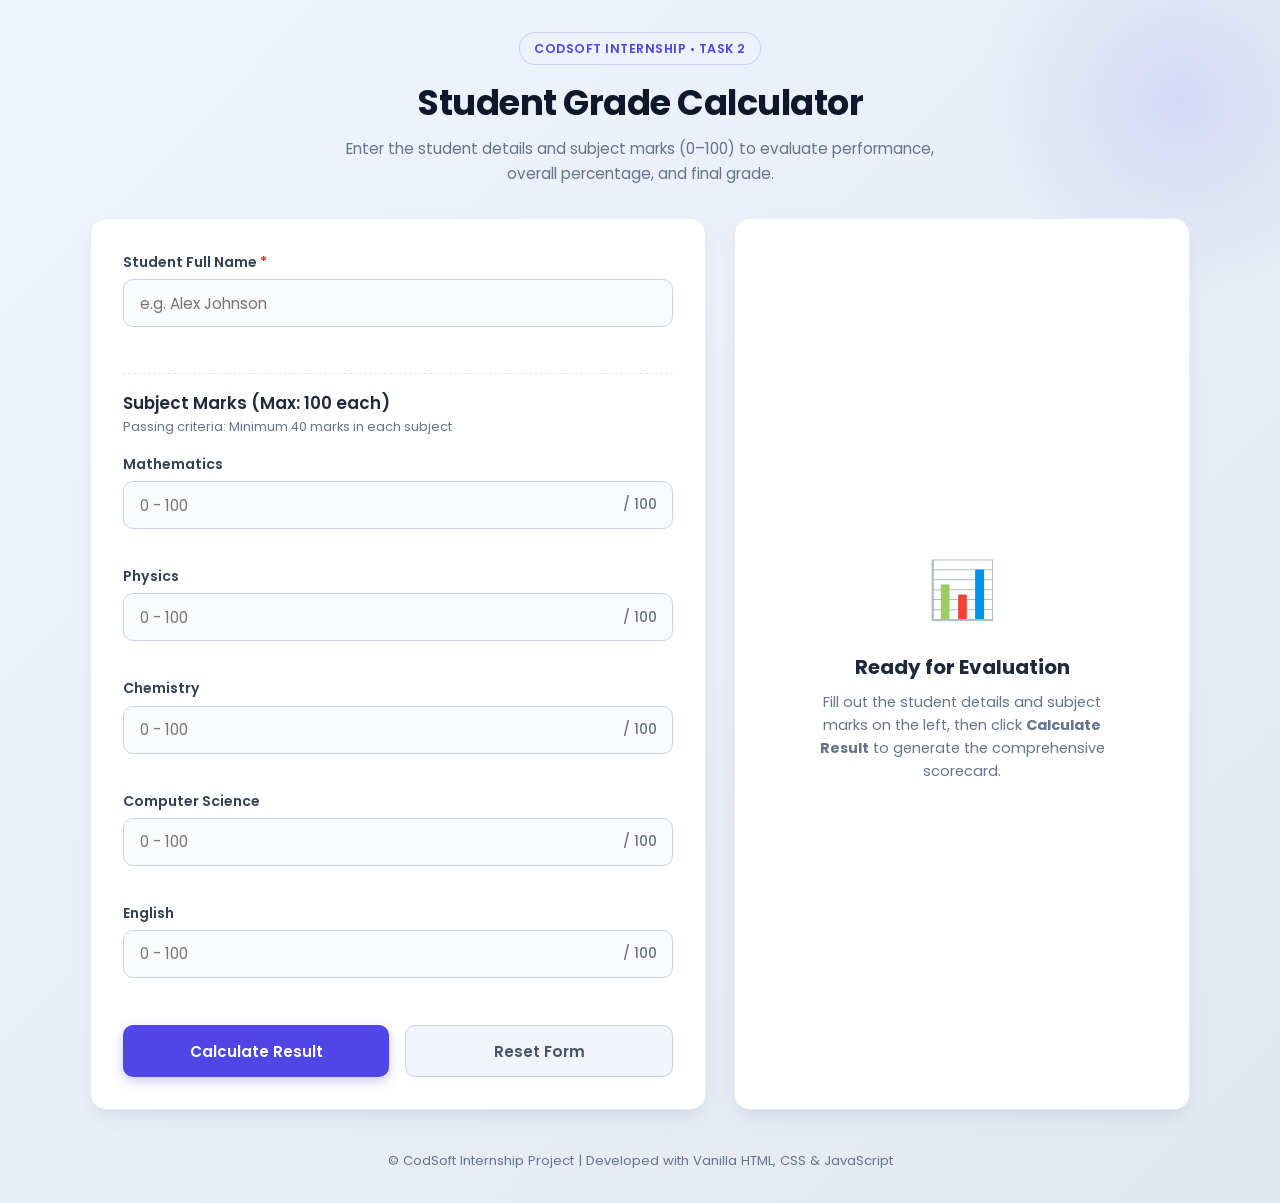
<file: CODSOFT_TASKSNO/Task1_StudentGradeCalculator/index.html>
<!DOCTYPE html>
<html lang="en">
<head>
  <meta charset="UTF-8">
  <meta name="viewport" content="width=device-width, initial-scale=1.0">
  <title>Student Grade Calculator | CodSoft Task 2</title>
  <link rel="stylesheet" href="style.css">
  <!-- Google Fonts for professional typography -->
  <link rel="preconnect" href="https://fonts.googleapis.com">
  <link rel="preconnect" href="https://fonts.gstatic.com" crossorigin>
  <link href="https://fonts.googleapis.com/css2?family=Poppins:wght@300;400;500;600;700&display=swap" rel="stylesheet">
</head>
<body>
  <div class="background-decor"></div>
  
  <main class="container">
    <!-- Header Section -->
    <header class="header">
      <div class="badge">CodSoft Internship • Task 2</div>
      <h1>Student Grade Calculator</h1>
      <p>Enter the student details and subject marks (0–100) to evaluate performance, overall percentage, and final grade.</p>
    </header>

    <div class="layout-grid">
      <!-- Calculator Form Section -->
      <section class="card form-card">
        <form id="gradeForm" novalidate>
          <div class="form-group">
            <label for="studentName">Student Full Name <span class="required">*</span></label>
            <input 
              type="text" 
              id="studentName" 
              placeholder="e.g. Alex Johnson" 
              autocomplete="off"
            >
            <span class="error-msg" id="nameError"></span>
          </div>

          <div class="subjects-header">
            <h3>Subject Marks (Max: 100 each)</h3>
            <span class="sub-hint">Passing criteria: Minimum 40 marks in each subject</span>
          </div>

          <!-- Subject 1: Mathematics -->
          <div class="form-group subject-group">
            <label for="maths">Mathematics</label>
            <div class="input-wrapper">
              <input 
                type="number" 
                id="maths" 
                min="0" 
                max="100" 
                placeholder="0 - 100"
              >
              <span class="unit">/ 100</span>
            </div>
            <span class="error-msg" id="mathsError"></span>
          </div>

          <!-- Subject 2: Physics -->
          <div class="form-group subject-group">
            <label for="physics">Physics</label>
            <div class="input-wrapper">
              <input 
                type="number" 
                id="physics" 
                min="0" 
                max="100" 
                placeholder="0 - 100"
              >
              <span class="unit">/ 100</span>
            </div>
            <span class="error-msg" id="physicsError"></span>
          </div>

          <!-- Subject 3: Chemistry -->
          <div class="form-group subject-group">
            <label for="chemistry">Chemistry</label>
            <div class="input-wrapper">
              <input 
                type="number" 
                id="chemistry" 
                min="0" 
                max="100" 
                placeholder="0 - 100"
              >
              <span class="unit">/ 100</span>
            </div>
            <span class="error-msg" id="chemistryError"></span>
          </div>

          <!-- Subject 4: Computer Science -->
          <div class="form-group subject-group">
            <label for="cs">Computer Science</label>
            <div class="input-wrapper">
              <input 
                type="number" 
                id="cs" 
                min="0" 
                max="100" 
                placeholder="0 - 100"
              >
              <span class="unit">/ 100</span>
            </div>
            <span class="error-msg" id="csError"></span>
          </div>

          <!-- Subject 5: English -->
          <div class="form-group subject-group">
            <label for="english">English</label>
            <div class="input-wrapper">
              <input 
                type="number" 
                id="english" 
                min="0" 
                max="100" 
                placeholder="0 - 100"
              >
              <span class="unit">/ 100</span>
            </div>
            <span class="error-msg" id="englishError"></span>
          </div>

          <!-- Form Buttons -->
          <div class="button-group">
            <button type="submit" class="btn btn-primary" id="calculateBtn">
              Calculate Result
            </button>
            <button type="button" class="btn btn-secondary" id="resetBtn">
              Reset Form
            </button>
          </div>
        </form>
      </section>

      <!-- Result Section -->
      <section class="card result-card" id="resultCard" aria-live="polite">
        <!-- Initial Placeholder State -->
        <div class="placeholder-state" id="placeholderState">
          <div class="placeholder-icon">📊</div>
          <h3>Ready for Evaluation</h3>
          <p>Fill out the student details and subject marks on the left, then click <strong>Calculate Result</strong> to generate the comprehensive scorecard.</p>
        </div>

        <!-- Calculated Report State (Hidden initially) -->
        <div class="report-content" id="reportContent" style="display: none;">
          <div class="report-header">
            <div class="student-meta">
              <span class="meta-label">Student Scorecard</span>
              <h2 id="resStudentName">Student Name</h2>
            </div>
            <div class="status-badge" id="resStatusBadge">PASS</div>
          </div>

          <div class="stats-grid">
            <div class="stat-box">
              <span class="stat-title">Total Marks</span>
              <span class="stat-value" id="resTotal">0 / 500</span>
            </div>
            <div class="stat-box">
              <span class="stat-title">Percentage</span>
              <span class="stat-value" id="resPercentage">0.00%</span>
            </div>
            <div class="stat-box">
              <span class="stat-title">Average Marks</span>
              <span class="stat-value" id="resAverage">0.00</span>
            </div>
            <div class="stat-box grade-box">
              <span class="stat-title">Assigned Grade</span>
              <span class="stat-value highlight" id="resGrade">A+</span>
            </div>
          </div>

          <!-- Progress Bar Representation -->
          <div class="progress-section">
            <div class="progress-label">
              <span>Overall Score Progress</span>
              <span id="progressBarLabel">0%</span>
            </div>
            <div class="progress-bar-bg">
              <div class="progress-bar-fill" id="progressBarFill"></div>
            </div>
          </div>

          <!-- Subject Marks Breakdown -->
          <div class="breakdown-section">
            <h4>Subject Performance Breakdown</h4>
            <div class="subject-chips" id="subjectChips">
              <!-- Rendered via JS -->
            </div>
          </div>

          <!-- Status Message / Remarks -->
          <div class="remarks-box" id="remarksBox">
            <p id="resRemarks">Remarks will appear here.</p>
          </div>
        </div>
      </section>
    </div>

    <!-- Footer -->
    <footer class="footer">
      <p>&copy; CodSoft Internship Project | Developed with Vanilla HTML, CSS & JavaScript</p>
    </footer>
  </main>

  <script src="script.js"></script>
</body>
</html>
</file>
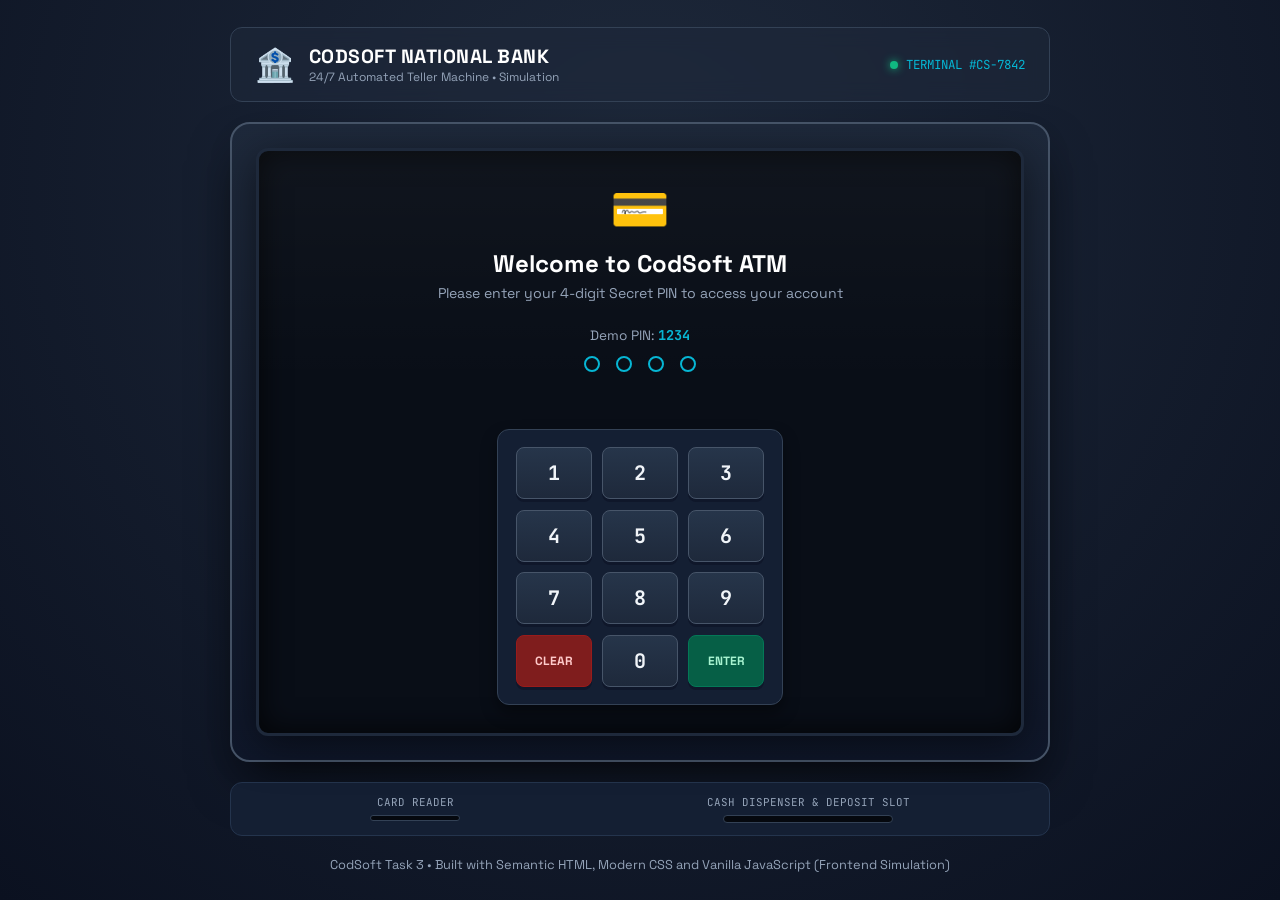
<file: CODSOFT_TASKSNO/Task2_ATMInterface/index.html>
<!DOCTYPE html>
<html lang="en">
<head>
  <meta charset="UTF-8">
  <meta name="viewport" content="width=device-width, initial-scale=1.0">
  <title>ATM Interface Simulator | CodSoft Task 3</title>
  <link rel="stylesheet" href="style.css">
  <link rel="preconnect" href="https://fonts.googleapis.com">
  <link rel="preconnect" href="https://fonts.gstatic.com" crossorigin>
  <link href="https://fonts.googleapis.com/css2?family=Space+Grotesk:wght@400;500;600;700&family=JetBrains+Mono:wght@400;600;700&display=swap" rel="stylesheet">
</head>
<body>
  <div class="atm-container">
    <!-- Top Brand Header -->
    <header class="atm-topbar">
      <div class="brand">
        <span class="brand-icon">🏦</span>
        <div class="brand-text">
          <h2>CODSOFT NATIONAL BANK</h2>
          <span>24/7 Automated Teller Machine • Simulation</span>
        </div>
      </div>
      <div class="terminal-info">
        <span class="status-dot"></span>
        <span>TERMINAL #CS-7842</span>
      </div>
    </header>

    <!-- Main ATM Kiosk Chassis -->
    <div class="atm-kiosk">
      <!-- Screen Bezel -->
      <div class="screen-bezel">
        <div class="screen-glare"></div>

        <!-- ================= VIEW 1: AUTHENTICATION / PIN SCREEN ================= -->
        <section id="authScreen" class="atm-view active">
          <div class="auth-header">
            <div class="chip-card-icon">💳</div>
            <h3>Welcome to CodSoft ATM</h3>
            <p>Please enter your 4-digit Secret PIN to access your account</p>
          </div>

          <div class="pin-display-wrapper">
            <label for="pinInput" class="screen-subtext">Demo PIN: <strong>1234</strong></label>
            <div class="pin-dots" id="pinDots">
              <span class="dot"></span>
              <span class="dot"></span>
              <span class="dot"></span>
              <span class="dot"></span>
            </div>
            <input 
              type="password" 
              id="pinInput" 
              maxlength="4" 
              pattern="\d*" 
              inputmode="numeric" 
              placeholder="••••"
              autocomplete="off"
            >
            <p class="error-banner" id="authError"></p>
          </div>

          <!-- On-Screen Keypad for realism -->
          <div class="keypad-container">
            <div class="atm-keypad">
              <button type="button" class="key-btn" data-key="1">1</button>
              <button type="button" class="key-btn" data-key="2">2</button>
              <button type="button" class="key-btn" data-key="3">3</button>
              <button type="button" class="key-btn" data-key="4">4</button>
              <button type="button" class="key-btn" data-key="5">5</button>
              <button type="button" class="key-btn" data-key="6">6</button>
              <button type="button" class="key-btn" data-key="7">7</button>
              <button type="button" class="key-btn" data-key="8">8</button>
              <button type="button" class="key-btn" data-key="9">9</button>
              <button type="button" class="key-btn key-clear" id="keyClear">CLEAR</button>
              <button type="button" class="key-btn" data-key="0">0</button>
              <button type="button" class="key-btn key-enter" id="keyEnter">ENTER</button>
            </div>
          </div>
        </section>

        <!-- ================= VIEW 2: ATM DASHBOARD ================= -->
        <section id="dashboardScreen" class="atm-view">
          <div class="dashboard-header">
            <div class="user-greeting">
              <span class="acc-badge">Savings A/C •••• 5849</span>
              <h3>Welcome, <span>Student User</span></h3>
            </div>
            <button class="logout-btn" id="logoutBtn" title="Safely exit and lock session">
              🚪 Logout
            </button>
          </div>

          <!-- Fast Balance Glance Strip -->
          <div class="balance-strip">
            <div>
              <span class="strip-label">Available Balance</span>
              <div class="strip-balance" id="dashBalanceDisplay">₹10,000.00</div>
            </div>
            <div class="card-type-tag">DEBIT VISA</div>
          </div>

          <!-- Alert / Notification Banner -->
          <div id="actionBanner" class="action-banner"></div>

          <!-- ATM Main Menu Actions -->
          <div class="dashboard-menu">
            <button type="button" class="menu-card" id="btnMenuBalance">
              <span class="menu-icon">👁️</span>
              <span class="menu-title">Check Balance</span>
              <span class="menu-desc">View full account balance details</span>
            </button>

            <button type="button" class="menu-card" id="btnMenuDeposit">
              <span class="menu-icon">📥</span>
              <span class="menu-title">Deposit Money</span>
              <span class="menu-desc">Add cash to your bank balance</span>
            </button>

            <button type="button" class="menu-card" id="btnMenuWithdraw">
              <span class="menu-icon">📤</span>
              <span class="menu-title">Withdraw Money</span>
              <span class="menu-desc">Dispense cash from savings account</span>
            </button>

            <button type="button" class="menu-card" id="btnMenuHistory">
              <span class="menu-icon">📜</span>
              <span class="menu-title">Transaction History</span>
              <span class="menu-desc">Review recent deposits and withdrawals</span>
            </button>

            <button type="button" class="menu-card" id="btnMenuChangePin">
              <span class="menu-icon">🔒</span>
              <span class="menu-title">Change PIN</span>
              <span class="menu-desc">Update your secret ATM security PIN</span>
            </button>

            <button type="button" class="menu-card reset-card" id="btnResetDemo">
              <span class="menu-icon">🔄</span>
              <span class="menu-title">Reset Demo</span>
              <span class="menu-desc">Restore ₹10,000 & PIN 1234</span>
            </button>
          </div>
        </section>

        <!-- ================= VIEW 3: SUB-PANEL MODAL / OPERATION OVERLAY ================= -->
        <div id="operationOverlay" class="operation-overlay">
          <div class="operation-box">
            <button type="button" class="close-overlay" id="closeOverlayBtn">&times;</button>
            <h3 id="overlayTitle">Operation Title</h3>
            <div id="overlayContent"></div>
          </div>
        </div>
      </div>
    </div>

    <!-- Bottom Kiosk Hardware Simulation -->
    <div class="hardware-strip">
      <div class="card-slot">
        <span class="slot-label">CARD READER</span>
        <div class="slot-opening"></div>
      </div>
      <div class="cash-dispenser">
        <span class="slot-label">CASH DISPENSER & DEPOSIT SLOT</span>
        <div class="slot-opening wide"></div>
      </div>
    </div>

    <footer class="atm-footer">
      <p>CodSoft Task 3 • Built with Semantic HTML, Modern CSS and Vanilla JavaScript (Frontend Simulation)</p>
    </footer>
  </div>

  <script src="script.js"></script>
</body>
</html>
</file>
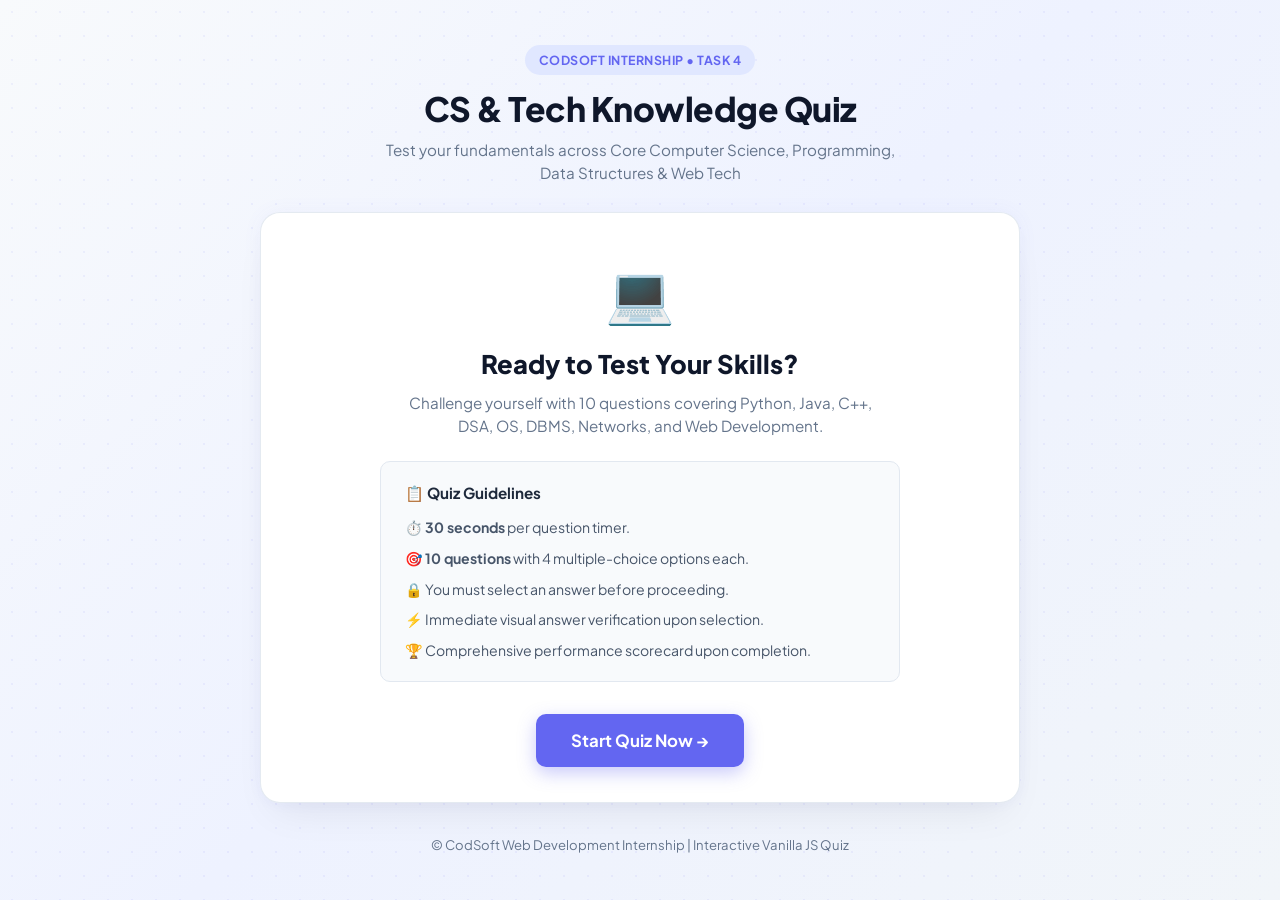
<file: CODSOFT_TASKSNO/Task3_QuizApplication/index.html>
<!DOCTYPE html>
<html lang="en">
<head>
  <meta charset="UTF-8">
  <meta name="viewport" content="width=device-width, initial-scale=1.0">
  <title>CS & Programming Quiz App | CodSoft Task 4</title>
  <link rel="stylesheet" href="style.css">
  <link rel="preconnect" href="https://fonts.googleapis.com">
  <link rel="preconnect" href="https://fonts.gstatic.com" crossorigin>
  <link href="https://fonts.googleapis.com/css2?family=Plus+Jakarta+Sans:wght@400;500;600;700;800&display=swap" rel="stylesheet">
</head>
<body>
  <div class="background-mesh"></div>

  <main class="quiz-container">
    <!-- Header -->
    <header class="quiz-header">
      <div class="badge">CodSoft Internship • Task 4</div>
      <h1>CS & Tech Knowledge Quiz</h1>
      <p>Test your fundamentals across Core Computer Science, Programming, Data Structures & Web Tech</p>
    </header>

    <!-- Quiz Main Card Container -->
    <div class="quiz-card">

      <!-- ================= 1. START SCREEN ================= -->
      <section id="startScreen" class="screen-panel active">
        <div class="welcome-box">
          <div class="quiz-hero-icon">💻</div>
          <h2>Ready to Test Your Skills?</h2>
          <p class="quiz-intro-text">
            Challenge yourself with 10 questions covering Python, Java, C++, DSA, OS, DBMS, Networks, and Web Development.
          </p>

          <div class="rules-card">
            <h3>📋 Quiz Guidelines</h3>
            <ul class="rules-list">
              <li>⏱️ <strong>30 seconds</strong> per question timer.</li>
              <li>🎯 <strong>10 questions</strong> with 4 multiple-choice options each.</li>
              <li>🔒 You must select an answer before proceeding.</li>
              <li>⚡ Immediate visual answer verification upon selection.</li>
              <li>🏆 Comprehensive performance scorecard upon completion.</li>
            </ul>
          </div>

          <button type="button" class="btn btn-start" id="startBtn">
            Start Quiz Now →
          </button>
        </div>
      </section>

      <!-- ================= 2. ACTIVE QUIZ QUESTION SCREEN ================= -->
      <section id="questionScreen" class="screen-panel">
        <!-- Status Bar: Question Counter & Timer -->
        <div class="quiz-status-bar">
          <div class="question-tracker">
            <span class="tracker-label">QUESTION</span>
            <span class="tracker-count" id="questionNumber">Question 1 of 10</span>
          </div>

          <div class="category-pill" id="questionCategory">Category</div>

          <!-- Circular / Numeric Timer -->
          <div class="timer-box" id="timerBox">
            <span class="timer-icon">⏳</span>
            <span class="timer-seconds" id="timerSeconds">30</span>s
          </div>
        </div>

        <!-- Progress Bar -->
        <div class="progress-track">
          <div class="progress-fill" id="progressFill"></div>
        </div>

        <!-- Question Prompt -->
        <div class="question-content">
          <h2 class="question-text" id="questionText">Loading question prompt...</h2>
        </div>

        <!-- 4 Multiple Choice Options -->
        <div class="options-grid" id="optionsContainer">
          <!-- Dynamically injected via script.js -->
        </div>

        <!-- Selection Notice / Validation Hint -->
        <div class="feedback-msg" id="feedbackMsg"></div>

        <!-- Action Navigation Bar -->
        <div class="quiz-action-bar">
          <span class="hint-text" id="quizHint">Select an option to enable the next button</span>
          <button type="button" class="btn btn-next" id="nextBtn" disabled>
            Next Question →
          </button>
        </div>
      </section>

      <!-- ================= 3. SCORE / RESULT SCREEN ================= -->
      <section id="resultScreen" class="screen-panel">
        <div class="result-box">
          <div class="result-badge-icon" id="resIcon">🏆</div>
          <h2 class="result-title" id="resTitle">Quiz Completed!</h2>
          <p class="result-subtitle" id="resSubtitle">Here is your performance summary:</p>

          <!-- Circular / Big Score Highlight -->
          <div class="score-circle">
            <div class="score-number" id="resScore">8 / 10</div>
            <div class="score-percent" id="resPercent">80% Score</div>
          </div>

          <!-- Score Metrics Breakdown -->
          <div class="metrics-grid">
            <div class="metric-card metric-correct">
              <span class="metric-label">Correct Answers</span>
              <span class="metric-value" id="resCorrect">8</span>
            </div>
            <div class="metric-card metric-wrong">
              <span class="metric-label">Wrong / Missed</span>
              <span class="metric-value" id="resWrong">2</span>
            </div>
            <div class="metric-card metric-accuracy">
              <span class="metric-label">Accuracy Rate</span>
              <span class="metric-value" id="resAccuracy">80%</span>
            </div>
          </div>

          <!-- Evaluation Remarks -->
          <div class="performance-remarks" id="resRemarks">
            Outstanding performance! You have strong grasp of core computer science topics.
          </div>

          <!-- Action Buttons -->
          <div class="result-actions">
            <button type="button" class="btn btn-restart" id="restartBtn">
              🔄 Retake Quiz
            </button>
          </div>
        </div>
      </section>

    </div>

    <!-- Footer -->
    <footer class="quiz-footer">
      <p>&copy; CodSoft Web Development Internship | Interactive Vanilla JS Quiz</p>
    </footer>
  </main>

  <script src="script.js"></script>
</body>
</html>
</file>
<file: CODSOFT_TASKSNO/Task1_StudentGradeCalculator/style.css>
/* ==========================================================================
   Task 2: Student Grade Calculator - Style Sheet
   CodSoft Web Development Internship
   Pure CSS3 with Responsive Grid/Flexbox and Modern Tokens
   ========================================================================== */

:root {
  --primary: #4f46e5;
  --primary-hover: #4338ca;
  --primary-light: #eef2ff;
  --secondary: #64748b;
  --secondary-hover: #475569;
  --bg-gradient: linear-gradient(135deg, #f0f4ff 0%, #e2e8f0 100%);
  --card-bg: #ffffff;
  --text-main: #1e293b;
  --text-muted: #64748b;
  --border-color: #cbd5e1;
  --border-focus: #6366f1;
  
  --success-bg: #ecfdf5;
  --success-text: #065f46;
  --success-border: #10b981;
  
  --danger-bg: #fef2f2;
  --danger-text: #991b1b;
  --danger-border: #ef4444;

  --warning-bg: #fffbeb;
  --warning-text: #92400e;
  --warning-border: #f59e0b;
  
  --radius-lg: 16px;
  --radius-md: 10px;
  --radius-sm: 6px;
  --shadow-sm: 0 2px 4px rgba(0, 0, 0, 0.04);
  --shadow-md: 0 10px 25px -5px rgba(0, 0, 0, 0.08), 0 8px 10px -6px rgba(0, 0, 0, 0.04);
  --shadow-lg: 0 20px 30px -10px rgba(79, 70, 229, 0.15);
  --transition: all 0.25s cubic-bezier(0.4, 0, 0.2, 1);
}

* {
  margin: 0;
  padding: 0;
  box-sizing: border-box;
}

body {
  font-family: 'Poppins', -apple-system, BlinkMacSystemFont, 'Segoe UI', Roboto, sans-serif;
  background: var(--bg-gradient);
  color: var(--text-main);
  min-height: 100vh;
  display: flex;
  flex-direction: column;
  align-items: center;
  justify-content: center;
  padding: 2rem 1rem;
  line-height: 1.6;
}

/* Background subtle ambient blob */
.background-decor {
  position: fixed;
  top: -100px;
  right: -100px;
  width: 400px;
  height: 400px;
  background: radial-gradient(circle, rgba(99, 102, 241, 0.15) 0%, rgba(255, 255, 255, 0) 70%);
  border-radius: 50%;
  z-index: -1;
  pointer-events: none;
}

.container {
  width: 100%;
  max-width: 1100px;
  margin: 0 auto;
}

/* Header */
.header {
  text-align: center;
  margin-bottom: 2rem;
}

.header .badge {
  display: inline-block;
  padding: 0.35rem 0.9rem;
  font-size: 0.78rem;
  font-weight: 600;
  color: var(--primary);
  background-color: var(--primary-light);
  border: 1px solid rgba(79, 70, 229, 0.2);
  border-radius: 9999px;
  letter-spacing: 0.5px;
  text-transform: uppercase;
  margin-bottom: 0.6rem;
}

.header h1 {
  font-size: 2.2rem;
  font-weight: 700;
  color: #0f172a;
  letter-spacing: -0.5px;
  margin-bottom: 0.4rem;
}

.header p {
  color: var(--text-muted);
  font-size: 0.95rem;
  max-width: 600px;
  margin: 0 auto;
}

/* Layout Grid */
.layout-grid {
  display: grid;
  grid-template-columns: 1.15fr 0.85fr;
  gap: 1.75rem;
  align-items: stretch;
}

/* Base Card */
.card {
  background: var(--card-bg);
  border-radius: var(--radius-lg);
  box-shadow: var(--shadow-md);
  border: 1px solid rgba(226, 232, 240, 0.8);
  padding: 2rem;
  transition: var(--transition);
}

.card:hover {
  box-shadow: var(--shadow-lg);
}

/* Form Styling */
.form-group {
  margin-bottom: 1.15rem;
  position: relative;
}

.form-group label {
  display: block;
  font-size: 0.88rem;
  font-weight: 600;
  color: #334155;
  margin-bottom: 0.35rem;
}

.form-group .required {
  color: #dc2626;
}

.form-group input {
  width: 100%;
  padding: 0.72rem 1rem;
  font-family: inherit;
  font-size: 0.95rem;
  color: var(--text-main);
  background: #f8fafc;
  border: 1.5px solid var(--border-color);
  border-radius: var(--radius-md);
  outline: none;
  transition: var(--transition);
}

.form-group input:focus {
  background: #ffffff;
  border-color: var(--border-focus);
  box-shadow: 0 0 0 3px rgba(99, 102, 241, 0.15);
}

.input-wrapper {
  position: relative;
  display: flex;
  align-items: center;
}

.input-wrapper input {
  padding-right: 3.5rem;
}

.input-wrapper .unit {
  position: absolute;
  right: 1rem;
  font-size: 0.85rem;
  font-weight: 500;
  color: var(--text-muted);
  pointer-events: none;
}

.subjects-header {
  margin: 1.5rem 0 1rem;
  padding-top: 1rem;
  border-top: 1px dashed #e2e8f0;
}

.subjects-header h3 {
  font-size: 1.05rem;
  font-weight: 600;
  color: #1e293b;
}

.subjects-header .sub-hint {
  font-size: 0.8rem;
  color: var(--text-muted);
  display: block;
}

.subject-group {
  margin-bottom: 0.9rem;
}

.error-msg {
  display: block;
  font-size: 0.78rem;
  color: #dc2626;
  font-weight: 500;
  margin-top: 0.25rem;
  min-height: 1.1rem;
}

.form-group.has-error input {
  border-color: #ef4444;
  background-color: #fff5f5;
}

/* Button Group */
.button-group {
  display: flex;
  gap: 1rem;
  margin-top: 1.6rem;
}

.btn {
  flex: 1;
  padding: 0.85rem 1.4rem;
  font-family: inherit;
  font-size: 0.95rem;
  font-weight: 600;
  border: none;
  border-radius: var(--radius-md);
  cursor: pointer;
  transition: var(--transition);
  display: inline-flex;
  align-items: center;
  justify-content: center;
  text-align: center;
}

.btn-primary {
  background: var(--primary);
  color: #ffffff;
  box-shadow: 0 4px 12px rgba(79, 70, 229, 0.3);
}

.btn-primary:hover {
  background: var(--primary-hover);
  transform: translateY(-2px);
  box-shadow: 0 6px 16px rgba(79, 70, 229, 0.4);
}

.btn-primary:active {
  transform: translateY(0);
}

.btn-secondary {
  background: #f1f5f9;
  color: #475569;
  border: 1.5px solid #cbd5e1;
}

.btn-secondary:hover {
  background: #e2e8f0;
  color: #1e293b;
}

/* Result Section & Placeholder */
.result-card {
  display: flex;
  flex-direction: column;
  justify-content: center;
  position: relative;
  overflow: hidden;
}

.placeholder-state {
  text-align: center;
  padding: 2.5rem 1.5rem;
}

.placeholder-icon {
  font-size: 3.5rem;
  margin-bottom: 1rem;
  animation: floatIcon 3s ease-in-out infinite;
}

@keyframes floatIcon {
  0%, 100% { transform: translateY(0); }
  50% { transform: translateY(-8px); }
}

.placeholder-state h3 {
  font-size: 1.25rem;
  color: #1e293b;
  margin-bottom: 0.5rem;
}

.placeholder-state p {
  font-size: 0.9rem;
  color: var(--text-muted);
  max-width: 320px;
  margin: 0 auto;
}

/* Report Content Animation */
.report-content {
  animation: fadeInScale 0.4s ease-out forwards;
}

@keyframes fadeInScale {
  from {
    opacity: 0;
    transform: scale(0.96);
  }
  to {
    opacity: 1;
    transform: scale(1);
  }
}

.report-header {
  display: flex;
  justify-content: space-between;
  align-items: center;
  padding-bottom: 1.25rem;
  border-bottom: 1.5px solid #f1f5f9;
  margin-bottom: 1.5rem;
}

.student-meta .meta-label {
  font-size: 0.75rem;
  text-transform: uppercase;
  letter-spacing: 0.5px;
  color: var(--text-muted);
  font-weight: 600;
}

.student-meta h2 {
  font-size: 1.4rem;
  color: #0f172a;
  font-weight: 700;
}

/* Status Badge */
.status-badge {
  padding: 0.45rem 1.25rem;
  font-size: 0.95rem;
  font-weight: 700;
  letter-spacing: 0.5px;
  border-radius: 9999px;
  text-transform: uppercase;
  box-shadow: var(--shadow-sm);
}

.status-badge.pass {
  background: var(--success-bg);
  color: var(--success-text);
  border: 1.5px solid var(--success-border);
}

.status-badge.fail {
  background: var(--danger-bg);
  color: var(--danger-text);
  border: 1.5px solid var(--danger-border);
}

/* Stats Grid */
.stats-grid {
  display: grid;
  grid-template-columns: repeat(2, 1fr);
  gap: 0.9rem;
  margin-bottom: 1.5rem;
}

.stat-box {
  background: #f8fafc;
  padding: 1rem;
  border-radius: var(--radius-md);
  border: 1px solid #e2e8f0;
  display: flex;
  flex-direction: column;
}

.stat-title {
  font-size: 0.75rem;
  font-weight: 600;
  color: var(--text-muted);
  text-transform: uppercase;
  margin-bottom: 0.25rem;
}

.stat-value {
  font-size: 1.35rem;
  font-weight: 700;
  color: #0f172a;
}

.grade-box .highlight {
  color: var(--primary);
  font-size: 1.5rem;
}

/* Progress Section */
.progress-section {
  margin-bottom: 1.5rem;
}

.progress-label {
  display: flex;
  justify-content: space-between;
  font-size: 0.82rem;
  font-weight: 600;
  color: #475569;
  margin-bottom: 0.35rem;
}

.progress-bar-bg {
  width: 100%;
  height: 10px;
  background: #e2e8f0;
  border-radius: 9999px;
  overflow: hidden;
}

.progress-bar-fill {
  height: 100%;
  width: 0%;
  background: linear-gradient(90deg, #4f46e5, #06b6d4);
  border-radius: 9999px;
  transition: width 0.8s cubic-bezier(0.4, 0, 0.2, 1);
}

/* Subject Chips */
.breakdown-section {
  margin-bottom: 1.25rem;
}

.breakdown-section h4 {
  font-size: 0.85rem;
  font-weight: 600;
  color: #334155;
  margin-bottom: 0.6rem;
  text-transform: uppercase;
  letter-spacing: 0.4px;
}

.subject-chips {
  display: flex;
  flex-direction: column;
  gap: 0.45rem;
}

.chip {
  display: flex;
  justify-content: space-between;
  align-items: center;
  padding: 0.45rem 0.75rem;
  background: #f8fafc;
  border-radius: var(--radius-sm);
  font-size: 0.85rem;
  border-left: 3px solid var(--primary);
}

.chip.fail {
  border-left-color: #ef4444;
  background: #fff5f5;
}

.chip-name {
  font-weight: 500;
  color: #334155;
}

.chip-score {
  font-weight: 700;
  color: #0f172a;
}

.chip.fail .chip-score {
  color: #dc2626;
}

/* Remarks Box */
.remarks-box {
  padding: 0.85rem 1rem;
  border-radius: var(--radius-md);
  font-size: 0.85rem;
  font-weight: 500;
  background: #f1f5f9;
  color: #334155;
  border: 1px solid #cbd5e1;
}

.remarks-box.pass {
  background: var(--success-bg);
  color: var(--success-text);
  border-color: var(--success-border);
}

.remarks-box.fail {
  background: var(--danger-bg);
  color: var(--danger-text);
  border-color: var(--danger-border);
}

/* Footer */
.footer {
  text-align: center;
  margin-top: 2.5rem;
  font-size: 0.82rem;
  color: var(--text-muted);
}

/* Responsive Styles */
@media (max-width: 900px) {
  .layout-grid {
    grid-template-columns: 1fr;
  }
}

@media (max-width: 540px) {
  body {
    padding: 1.25rem 0.75rem;
  }

  .header h1 {
    font-size: 1.7rem;
  }

  .card {
    padding: 1.25rem;
  }

  .stats-grid {
    grid-template-columns: 1fr;
  }

  .button-group {
    flex-direction: column;
  }
}
</file>
<file: CODSOFT_TASKSNO/Task2_ATMInterface/style.css>
/* ==========================================================================
   Task 3: ATM Interface Simulation - Style Sheet
   CodSoft Web Development Internship
   Modern Digital ATM Kiosk Aesthetic with Glass & Metallic Accents
   ========================================================================== */

:root {
  --bg-page: #0b1120;
  --kiosk-frame: #1e293b;
  --kiosk-border: #334155;
  --screen-bg: #090e17;
  --screen-card: #131c2e;
  --accent-cyan: #06b6d4;
  --accent-blue: #3b82f6;
  --accent-green: #10b981;
  --accent-red: #ef4444;
  --accent-amber: #f59e0b;
  --text-primary: #f8fafc;
  --text-secondary: #94a3b8;
  --font-main: 'Space Grotesk', -apple-system, BlinkMacSystemFont, sans-serif;
  --font-mono: 'JetBrains Mono', monospace;
  --radius-lg: 20px;
  --radius-md: 12px;
  --radius-sm: 8px;
  --shadow-screen: inset 0 0 30px rgba(0, 0, 0, 0.8), 0 10px 40px rgba(0, 0, 0, 0.5);
  --transition: all 0.25s ease;
}

* {
  margin: 0;
  padding: 0;
  box-sizing: border-box;
}

body {
  font-family: var(--font-main);
  background: radial-gradient(circle at 50% 20%, #1e293b 0%, #0b1120 100%);
  color: var(--text-primary);
  min-height: 100vh;
  display: flex;
  align-items: center;
  justify-content: center;
  padding: 1.5rem 1rem;
}

.atm-container {
  width: 100%;
  max-width: 820px;
  display: flex;
  flex-direction: column;
  gap: 1.25rem;
}

/* ATM Topbar */
.atm-topbar {
  display: flex;
  justify-content: space-between;
  align-items: center;
  background: rgba(30, 41, 59, 0.6);
  backdrop-filter: blur(10px);
  border: 1px solid var(--kiosk-border);
  padding: 1rem 1.5rem;
  border-radius: var(--radius-md);
}

.brand {
  display: flex;
  align-items: center;
  gap: 0.85rem;
}

.brand-icon {
  font-size: 2rem;
}

.brand-text h2 {
  font-size: 1.2rem;
  letter-spacing: 0.5px;
  font-weight: 700;
  color: #ffffff;
}

.brand-text span {
  font-size: 0.75rem;
  color: var(--text-secondary);
  display: block;
}

.terminal-info {
  display: flex;
  align-items: center;
  gap: 0.5rem;
  font-family: var(--font-mono);
  font-size: 0.78rem;
  color: var(--accent-cyan);
}

.status-dot {
  width: 8px;
  height: 8px;
  border-radius: 50%;
  background: var(--accent-green);
  box-shadow: 0 0 8px var(--accent-green);
  animation: pulseDot 2s infinite;
}

@keyframes pulseDot {
  0%, 100% { opacity: 1; transform: scale(1); }
  50% { opacity: 0.4; transform: scale(0.85); }
}

/* ATM Kiosk Chassis */
.atm-kiosk {
  background: linear-gradient(180deg, #1e293b 0%, #0f172a 100%);
  border: 2px solid #475569;
  border-radius: var(--radius-lg);
  padding: 1.5rem;
  box-shadow: 0 25px 50px -12px rgba(0, 0, 0, 0.7);
}

/* Screen Bezel */
.screen-bezel {
  background: var(--screen-bg);
  border: 3px solid #1e293b;
  border-radius: var(--radius-md);
  padding: 1.75rem;
  min-height: 480px;
  position: relative;
  overflow: hidden;
  box-shadow: var(--shadow-screen);
}

.screen-glare {
  position: absolute;
  top: 0;
  left: 0;
  right: 0;
  height: 40%;
  background: linear-gradient(180deg, rgba(255, 255, 255, 0.03) 0%, rgba(255, 255, 255, 0) 100%);
  pointer-events: none;
}

/* View switching */
.atm-view {
  display: none;
  animation: fadeIn 0.3s ease-out;
}

.atm-view.active {
  display: block;
}

@keyframes fadeIn {
  from { opacity: 0; transform: translateY(6px); }
  to { opacity: 1; transform: translateY(0); }
}

/* ================= AUTH VIEW ================= */
.auth-header {
  text-align: center;
  margin-bottom: 1.5rem;
}

.chip-card-icon {
  font-size: 3rem;
  margin-bottom: 0.5rem;
}

.auth-header h3 {
  font-size: 1.5rem;
  color: #ffffff;
  margin-bottom: 0.3rem;
}

.auth-header p {
  color: var(--text-secondary);
  font-size: 0.88rem;
}

.pin-display-wrapper {
  text-align: center;
  max-width: 320px;
  margin: 0 auto 1.5rem;
}

.screen-subtext {
  font-size: 0.85rem;
  color: var(--text-secondary);
  display: block;
  margin-bottom: 0.6rem;
}

.screen-subtext strong {
  color: var(--accent-cyan);
  font-family: var(--font-mono);
}

.pin-dots {
  display: flex;
  justify-content: center;
  gap: 1rem;
  margin: 0.75rem 0;
}

.pin-dots .dot {
  width: 16px;
  height: 16px;
  border-radius: 50%;
  border: 2px solid var(--accent-cyan);
  transition: var(--transition);
}

.pin-dots .dot.filled {
  background: var(--accent-cyan);
  box-shadow: 0 0 10px var(--accent-cyan);
}

#pinInput {
  background: transparent;
  border: none;
  color: transparent;
  text-shadow: 0 0 0 transparent;
  width: 1px;
  height: 1px;
  opacity: 0;
  position: absolute;
  pointer-events: none;
}

.error-banner {
  color: var(--accent-red);
  font-size: 0.82rem;
  font-weight: 600;
  min-height: 1.3rem;
  margin-top: 0.4rem;
}

/* Physical ATM Keypad */
.keypad-container {
  display: flex;
  justify-content: center;
}

.atm-keypad {
  display: grid;
  grid-template-columns: repeat(3, 76px);
  gap: 0.65rem;
  background: #141f33;
  padding: 1.1rem;
  border-radius: var(--radius-md);
  border: 1px solid #334155;
  box-shadow: 0 8px 16px rgba(0, 0, 0, 0.4);
}

.key-btn {
  height: 52px;
  font-family: var(--font-mono);
  font-size: 1.25rem;
  font-weight: 700;
  color: #f1f5f9;
  background: linear-gradient(180deg, #26354a 0%, #1e293b 100%);
  border: 1px solid #475569;
  border-radius: var(--radius-sm);
  cursor: pointer;
  box-shadow: 0 3px 0 #0f172a;
  transition: all 0.1s ease;
  user-select: none;
}

.key-btn:hover {
  background: #334155;
  color: #38bdf8;
}

.key-btn:active {
  transform: translateY(2px);
  box-shadow: 0 1px 0 #0f172a;
}

.key-btn.key-clear {
  font-size: 0.75rem;
  font-family: var(--font-main);
  background: #7f1d1d;
  border-color: #991b1b;
  color: #fecaca;
}

.key-btn.key-clear:hover {
  background: #991b1b;
}

.key-btn.key-enter {
  font-size: 0.75rem;
  font-family: var(--font-main);
  background: #065f46;
  border-color: #047857;
  color: #a7f3d0;
}

.key-btn.key-enter:hover {
  background: #047857;
}

/* ================= DASHBOARD VIEW ================= */
.dashboard-header {
  display: flex;
  justify-content: space-between;
  align-items: center;
  border-bottom: 1px solid #1e293b;
  padding-bottom: 0.9rem;
  margin-bottom: 1.2rem;
}

.user-greeting .acc-badge {
  font-size: 0.75rem;
  color: var(--accent-cyan);
  font-family: var(--font-mono);
  display: block;
}

.user-greeting h3 {
  font-size: 1.25rem;
  color: #ffffff;
}

.logout-btn {
  background: rgba(239, 68, 68, 0.15);
  color: #fca5a5;
  border: 1px solid rgba(239, 68, 68, 0.3);
  padding: 0.5rem 0.9rem;
  font-size: 0.82rem;
  font-weight: 600;
  border-radius: var(--radius-sm);
  cursor: pointer;
  transition: var(--transition);
}

.logout-btn:hover {
  background: var(--accent-red);
  color: #ffffff;
}

.balance-strip {
  display: flex;
  justify-content: space-between;
  align-items: center;
  background: linear-gradient(135deg, #132238 0%, #0d1726 100%);
  border: 1px solid #1e3a5f;
  padding: 1.1rem 1.4rem;
  border-radius: var(--radius-md);
  margin-bottom: 1.2rem;
}

.strip-label {
  font-size: 0.78rem;
  color: var(--text-secondary);
  text-transform: uppercase;
  letter-spacing: 0.5px;
}

.strip-balance {
  font-family: var(--font-mono);
  font-size: 1.7rem;
  font-weight: 700;
  color: #38bdf8;
}

.card-type-tag {
  font-family: var(--font-mono);
  font-size: 0.75rem;
  font-weight: 700;
  padding: 0.3rem 0.6rem;
  background: rgba(56, 189, 248, 0.15);
  border: 1px solid rgba(56, 189, 248, 0.3);
  border-radius: 4px;
  color: #7dd3fc;
}

/* Action Banner */
.action-banner {
  padding: 0.75rem 1rem;
  border-radius: var(--radius-sm);
  font-size: 0.85rem;
  margin-bottom: 1.2rem;
  display: none;
}

.action-banner.success {
  display: block;
  background: rgba(16, 185, 129, 0.15);
  border: 1px solid var(--accent-green);
  color: #6ee7b7;
}

.action-banner.error {
  display: block;
  background: rgba(239, 68, 68, 0.15);
  border: 1px solid var(--accent-red);
  color: #fca5a5;
}

/* Dashboard 6-Button Grid */
.dashboard-menu {
  display: grid;
  grid-template-columns: repeat(2, 1fr);
  gap: 0.85rem;
}

.menu-card {
  background: var(--screen-card);
  border: 1.5px solid #1e293b;
  border-radius: var(--radius-md);
  padding: 1.1rem;
  text-align: left;
  cursor: pointer;
  transition: var(--transition);
  display: flex;
  flex-direction: column;
}

.menu-card:hover {
  background: #1b2840;
  border-color: var(--accent-cyan);
  transform: translateY(-2px);
  box-shadow: 0 4px 15px rgba(6, 182, 212, 0.15);
}

.menu-icon {
  font-size: 1.5rem;
  margin-bottom: 0.4rem;
}

.menu-title {
  font-size: 0.98rem;
  font-weight: 700;
  color: #ffffff;
  margin-bottom: 0.2rem;
}

.menu-desc {
  font-size: 0.75rem;
  color: var(--text-secondary);
}

.reset-card:hover {
  border-color: var(--accent-amber);
}

/* Operation Overlay Modal */
.operation-overlay {
  display: none;
  position: absolute;
  top: 0;
  left: 0;
  right: 0;
  bottom: 0;
  background: rgba(9, 14, 23, 0.94);
  backdrop-filter: blur(8px);
  z-index: 100;
  align-items: center;
  justify-content: center;
  padding: 1.5rem;
}

.operation-overlay.active {
  display: flex;
}

.operation-box {
  background: #131c2e;
  border: 1.5px solid #2d3f5e;
  border-radius: var(--radius-md);
  width: 100%;
  max-width: 480px;
  padding: 1.75rem;
  position: relative;
  box-shadow: 0 20px 40px rgba(0, 0, 0, 0.8);
  max-height: 85vh;
  overflow-y: auto;
}

.close-overlay {
  position: absolute;
  top: 1rem;
  right: 1.2rem;
  font-size: 1.7rem;
  background: none;
  border: none;
  color: var(--text-secondary);
  cursor: pointer;
  line-height: 1;
}

.close-overlay:hover {
  color: #ffffff;
}

.operation-box h3 {
  font-size: 1.3rem;
  color: #ffffff;
  margin-bottom: 1.25rem;
  border-bottom: 1px solid #24344d;
  padding-bottom: 0.75rem;
}

/* Overlay Forms & Inputs */
.atm-form-group {
  margin-bottom: 1.2rem;
}

.atm-form-group label {
  display: block;
  font-size: 0.85rem;
  color: var(--text-secondary);
  margin-bottom: 0.4rem;
}

.atm-input {
  width: 100%;
  background: #090e17;
  border: 1.5px solid #2d3f5e;
  border-radius: var(--radius-sm);
  padding: 0.8rem 1rem;
  color: #ffffff;
  font-family: var(--font-mono);
  font-size: 1.1rem;
  outline: none;
  transition: var(--transition);
}

.atm-input:focus {
  border-color: var(--accent-cyan);
  box-shadow: 0 0 0 3px rgba(6, 182, 212, 0.2);
}

.atm-action-btn {
  width: 100%;
  padding: 0.85rem;
  background: var(--accent-blue);
  color: #ffffff;
  font-family: var(--font-main);
  font-size: 0.95rem;
  font-weight: 700;
  border: none;
  border-radius: var(--radius-sm);
  cursor: pointer;
  transition: var(--transition);
}

.atm-action-btn:hover {
  background: #2563eb;
}

/* Quick Amount Buttons */
.quick-amounts {
  display: grid;
  grid-template-columns: repeat(3, 1fr);
  gap: 0.5rem;
  margin-bottom: 1rem;
}

.quick-btn {
  padding: 0.55rem;
  background: #1e293b;
  border: 1px solid #334155;
  color: #e2e8f0;
  font-family: var(--font-mono);
  font-size: 0.85rem;
  border-radius: var(--radius-sm);
  cursor: pointer;
}

.quick-btn:hover {
  background: #334155;
  color: var(--accent-cyan);
}

/* Transaction History Table */
.tx-table-wrapper {
  max-height: 280px;
  overflow-y: auto;
  border: 1px solid #24344d;
  border-radius: var(--radius-sm);
}

.tx-table {
  width: 100%;
  border-collapse: collapse;
  font-size: 0.82rem;
  text-align: left;
}

.tx-table th {
  background: #090e17;
  padding: 0.65rem 0.8rem;
  color: var(--text-secondary);
  font-weight: 600;
  position: sticky;
  top: 0;
}

.tx-table td {
  padding: 0.65rem 0.8rem;
  border-top: 1px solid #1e293b;
  color: #f1f5f9;
}

.tx-type {
  font-weight: 700;
  padding: 0.2rem 0.5rem;
  border-radius: 4px;
  display: inline-block;
  font-size: 0.72rem;
}

.tx-type.deposit {
  background: rgba(16, 185, 129, 0.2);
  color: #34d399;
}

.tx-type.withdraw {
  background: rgba(239, 68, 68, 0.2);
  color: #f87171;
}

.tx-amount {
  font-family: var(--font-mono);
  font-weight: 700;
}

.tx-empty {
  text-align: center;
  padding: 2rem;
  color: var(--text-secondary);
  font-size: 0.88rem;
}

/* Hardware Slot Simulation */
.hardware-strip {
  display: flex;
  justify-content: space-around;
  padding: 0.75rem 1rem;
  background: #141f33;
  border-radius: var(--radius-md);
  border: 1px solid #24344d;
}

.card-slot, .cash-dispenser {
  text-align: center;
}

.slot-label {
  font-size: 0.68rem;
  font-family: var(--font-mono);
  color: var(--text-secondary);
  display: block;
  margin-bottom: 0.35rem;
}

.slot-opening {
  width: 90px;
  height: 6px;
  background: #05080e;
  border-radius: 4px;
  border: 1px solid #334155;
  margin: 0 auto;
}

.slot-opening.wide {
  width: 170px;
  height: 8px;
}

/* Footer */
.atm-footer {
  text-align: center;
  font-size: 0.8rem;
  color: var(--text-secondary);
}

/* Responsive */
@media (max-width: 600px) {
  .dashboard-menu {
    grid-template-columns: 1fr;
  }
  
  .atm-topbar {
    flex-direction: column;
    gap: 0.5rem;
    text-align: center;
  }

  .strip-balance {
    font-size: 1.35rem;
  }

  .quick-amounts {
    grid-template-columns: repeat(2, 1fr);
  }
}
</file>
<file: CODSOFT_TASKSNO/Task3_QuizApplication/style.css>
/* ==========================================================================
   Task 4: Interactive CS Quiz Application - Style Sheet
   CodSoft Web Development Internship
   Modern, Clean, Responsive Design with Engaging Micro-Interactions
   ========================================================================== */

:root {
  --primary: #6366f1;
  --primary-dark: #4f46e5;
  --primary-light: #e0e7ff;
  --accent-cyan: #06b6d4;
  --success: #10b981;
  --success-bg: #ecfdf5;
  --danger: #ef4444;
  --danger-bg: #fef2f2;
  --warning: #f59e0b;
  --bg-dark: #0f172a;
  --card-bg: #ffffff;
  --text-main: #1e293b;
  --text-muted: #64748b;
  --border-light: #e2e8f0;
  --radius-xl: 20px;
  --radius-lg: 14px;
  --radius-md: 10px;
  --radius-sm: 6px;
  --shadow-card: 0 20px 40px -15px rgba(0, 0, 0, 0.08), 0 0 20px rgba(99, 102, 241, 0.05);
  --shadow-hover: 0 12px 25px -8px rgba(99, 102, 241, 0.25);
  --transition: all 0.25s cubic-bezier(0.4, 0, 0.2, 1);
}

* {
  margin: 0;
  padding: 0;
  box-sizing: border-box;
}

body {
  font-family: 'Plus Jakarta Sans', -apple-system, BlinkMacSystemFont, 'Segoe UI', Roboto, sans-serif;
  background: linear-gradient(135deg, #f8fafc 0%, #eef2ff 50%, #f1f5f9 100%);
  color: var(--text-main);
  min-height: 100vh;
  display: flex;
  align-items: center;
  justify-content: center;
  padding: 2rem 1rem;
  line-height: 1.5;
}

/* Background Ambient Texture */
.background-mesh {
  position: fixed;
  top: 0;
  left: 0;
  right: 0;
  bottom: 0;
  background-image: radial-gradient(rgba(99, 102, 241, 0.07) 1px, transparent 1px);
  background-size: 24px 24px;
  pointer-events: none;
  z-index: -1;
}

.quiz-container {
  width: 100%;
  max-width: 760px;
  margin: 0 auto;
}

/* Header */
.quiz-header {
  text-align: center;
  margin-bottom: 1.75rem;
}

.quiz-header .badge {
  display: inline-block;
  padding: 0.35rem 0.85rem;
  font-size: 0.78rem;
  font-weight: 700;
  color: var(--primary);
  background-color: var(--primary-light);
  border-radius: 9999px;
  letter-spacing: 0.5px;
  text-transform: uppercase;
  margin-bottom: 0.5rem;
}

.quiz-header h1 {
  font-size: 2.1rem;
  font-weight: 800;
  color: #0f172a;
  letter-spacing: -0.5px;
  margin-bottom: 0.35rem;
}

.quiz-header p {
  color: var(--text-muted);
  font-size: 0.95rem;
  max-width: 540px;
  margin: 0 auto;
}

/* Main Quiz Card */
.quiz-card {
  background: var(--card-bg);
  border-radius: var(--radius-xl);
  padding: 2.2rem;
  box-shadow: var(--shadow-card);
  border: 1px solid rgba(226, 232, 240, 0.9);
  position: relative;
  overflow: hidden;
}

/* Screen Panels */
.screen-panel {
  display: none;
  animation: fadeIn 0.35s ease-out;
}

.screen-panel.active {
  display: block;
}

@keyframes fadeIn {
  from { opacity: 0; transform: translateY(8px); }
  to { opacity: 1; transform: translateY(0); }
}

/* ================= START SCREEN ================= */
.welcome-box {
  text-align: center;
}

.quiz-hero-icon {
  font-size: 3.5rem;
  margin-bottom: 0.8rem;
}

.welcome-box h2 {
  font-size: 1.6rem;
  font-weight: 800;
  color: #0f172a;
  margin-bottom: 0.5rem;
}

.quiz-intro-text {
  color: var(--text-muted);
  font-size: 0.95rem;
  max-width: 500px;
  margin: 0 auto 1.5rem;
}

.rules-card {
  background: #f8fafc;
  border: 1px solid var(--border-light);
  border-radius: var(--radius-md);
  padding: 1.25rem 1.5rem;
  text-align: left;
  max-width: 520px;
  margin: 0 auto 2rem;
}

.rules-card h3 {
  font-size: 0.95rem;
  font-weight: 700;
  color: #1e293b;
  margin-bottom: 0.75rem;
}

.rules-list {
  list-style: none;
  display: flex;
  flex-direction: column;
  gap: 0.6rem;
}

.rules-list li {
  font-size: 0.88rem;
  color: #475569;
}

/* Buttons */
.btn {
  font-family: inherit;
  font-size: 0.95rem;
  font-weight: 700;
  padding: 0.85rem 1.8rem;
  border-radius: var(--radius-md);
  border: none;
  cursor: pointer;
  transition: var(--transition);
  display: inline-flex;
  align-items: center;
  justify-content: center;
  gap: 0.5rem;
}

.btn-start {
  background: var(--primary);
  color: #ffffff;
  padding: 1rem 2.2rem;
  font-size: 1.05rem;
  box-shadow: 0 6px 18px rgba(99, 102, 241, 0.35);
}

.btn-start:hover {
  background: var(--primary-dark);
  transform: translateY(-2px);
  box-shadow: 0 8px 24px rgba(99, 102, 241, 0.45);
}

/* ================= QUIZ SCREEN ================= */
.quiz-status-bar {
  display: flex;
  justify-content: space-between;
  align-items: center;
  margin-bottom: 1rem;
}

.question-tracker {
  display: flex;
  flex-direction: column;
}

.tracker-label {
  font-size: 0.72rem;
  font-weight: 700;
  letter-spacing: 0.5px;
  color: var(--text-muted);
}

.tracker-count {
  font-size: 1.05rem;
  font-weight: 800;
  color: #0f172a;
}

.category-pill {
  font-size: 0.76rem;
  font-weight: 700;
  padding: 0.3rem 0.75rem;
  background: #f1f5f9;
  border: 1px solid #cbd5e1;
  border-radius: 9999px;
  color: #475569;
}

/* Timer */
.timer-box {
  display: flex;
  align-items: center;
  gap: 0.35rem;
  background: #f8fafc;
  border: 1.5px solid #cbd5e1;
  padding: 0.4rem 0.85rem;
  border-radius: 9999px;
  font-size: 0.95rem;
  font-weight: 700;
  color: #334155;
  transition: var(--transition);
}

.timer-box.urgent {
  background: #fef2f2;
  border-color: #ef4444;
  color: #dc2626;
  animation: timerShake 1s infinite alternate;
}

@keyframes timerShake {
  0% { transform: scale(1); }
  100% { transform: scale(1.05); }
}

/* Progress Track */
.progress-track {
  width: 100%;
  height: 8px;
  background: #e2e8f0;
  border-radius: 9999px;
  overflow: hidden;
  margin-bottom: 1.75rem;
}

.progress-fill {
  height: 100%;
  width: 10%;
  background: linear-gradient(90deg, var(--primary), var(--accent-cyan));
  border-radius: 9999px;
  transition: width 0.4s ease;
}

/* Question Prompt */
.question-content {
  margin-bottom: 1.5rem;
}

.question-text {
  font-size: 1.25rem;
  font-weight: 700;
  color: #0f172a;
  line-height: 1.45;
}

/* Options Grid */
.options-grid {
  display: flex;
  flex-direction: column;
  gap: 0.75rem;
  margin-bottom: 1.25rem;
}

.option-btn {
  display: flex;
  align-items: center;
  padding: 0.95rem 1.25rem;
  background: #f8fafc;
  border: 2px solid #e2e8f0;
  border-radius: var(--radius-md);
  text-align: left;
  cursor: pointer;
  transition: var(--transition);
  width: 100%;
  user-select: none;
}

.option-btn:hover:not([disabled]) {
  background: #ffffff;
  border-color: var(--primary);
  transform: translateY(-2px);
  box-shadow: 0 4px 12px rgba(99, 102, 241, 0.12);
}

.option-letter {
  display: inline-flex;
  align-items: center;
  justify-content: center;
  width: 32px;
  height: 32px;
  border-radius: 50%;
  background: #e2e8f0;
  color: #334155;
  font-weight: 700;
  font-size: 0.85rem;
  margin-right: 0.85rem;
  flex-shrink: 0;
  transition: var(--transition);
}

.option-btn:hover:not([disabled]) .option-letter {
  background: var(--primary);
  color: #ffffff;
}

.option-text {
  font-size: 0.95rem;
  font-weight: 500;
  color: #1e293b;
  flex-grow: 1;
}

.option-status-icon {
  margin-left: 0.75rem;
  font-size: 1.1rem;
}

/* Correct / Wrong States */
.option-btn.correct {
  background: var(--success-bg) !important;
  border-color: var(--success) !important;
}

.option-btn.correct .option-letter {
  background: var(--success) !important;
  color: #ffffff !important;
}

.option-btn.correct .option-text {
  color: #065f46 !important;
  font-weight: 700 !important;
}

.option-btn.wrong {
  background: var(--danger-bg) !important;
  border-color: var(--danger) !important;
}

.option-btn.wrong .option-letter {
  background: var(--danger) !important;
  color: #ffffff !important;
}

.option-btn.wrong .option-text {
  color: #991b1b !important;
  font-weight: 700 !important;
}

.option-btn[disabled] {
  cursor: default;
}

/* Feedback & Hint Message */
.feedback-msg {
  min-height: 1.5rem;
  font-size: 0.88rem;
  font-weight: 600;
  margin-bottom: 0.85rem;
}

.feedback-msg.correct {
  color: #059669;
}

.feedback-msg.wrong {
  color: #dc2626;
}

.feedback-msg.timeout {
  color: #d97706;
}

/* Action Bar */
.quiz-action-bar {
  display: flex;
  justify-content: space-between;
  align-items: center;
  border-top: 1px solid var(--border-light);
  padding-top: 1.25rem;
}

.hint-text {
  font-size: 0.8rem;
  color: var(--text-muted);
}

.btn-next {
  background: var(--primary);
  color: #ffffff;
}

.btn-next:hover:not([disabled]) {
  background: var(--primary-dark);
}

.btn-next[disabled] {
  background: #cbd5e1;
  color: #94a3b8;
  cursor: not-allowed;
}

/* ================= RESULT SCREEN ================= */
.result-box {
  text-align: center;
}

.result-badge-icon {
  font-size: 3.5rem;
  margin-bottom: 0.5rem;
  animation: floatIcon 3s ease-in-out infinite;
}

@keyframes floatIcon {
  0%, 100% { transform: translateY(0); }
  50% { transform: translateY(-8px); }
}

.result-title {
  font-size: 1.8rem;
  font-weight: 800;
  color: #0f172a;
  margin-bottom: 0.25rem;
}

.result-subtitle {
  color: var(--text-muted);
  font-size: 0.95rem;
  margin-bottom: 1.5rem;
}

/* Score Circle */
.score-circle {
  display: inline-flex;
  flex-direction: column;
  align-items: center;
  justify-content: center;
  width: 160px;
  height: 160px;
  border-radius: 50%;
  background: linear-gradient(135deg, #eef2ff 0%, #e0e7ff 100%);
  border: 4px solid var(--primary);
  box-shadow: 0 10px 25px rgba(99, 102, 241, 0.2);
  margin-bottom: 1.75rem;
}

.score-number {
  font-size: 2.2rem;
  font-weight: 800;
  color: var(--primary);
  line-height: 1;
  margin-bottom: 0.2rem;
}

.score-percent {
  font-size: 0.85rem;
  font-weight: 700;
  color: #475569;
}

/* Metrics Grid */
.metrics-grid {
  display: grid;
  grid-template-columns: repeat(3, 1fr);
  gap: 1rem;
  margin-bottom: 1.5rem;
}

.metric-card {
  padding: 1rem;
  border-radius: var(--radius-md);
  background: #f8fafc;
  border: 1px solid var(--border-light);
  display: flex;
  flex-direction: column;
}

.metric-label {
  font-size: 0.75rem;
  font-weight: 600;
  color: var(--text-muted);
  text-transform: uppercase;
  margin-bottom: 0.35rem;
}

.metric-value {
  font-size: 1.5rem;
  font-weight: 800;
  color: #0f172a;
}

.metric-correct .metric-value { color: var(--success); }
.metric-wrong .metric-value { color: var(--danger); }
.metric-accuracy .metric-value { color: var(--primary); }

.performance-remarks {
  padding: 1rem 1.25rem;
  background: #f8fafc;
  border: 1px solid #cbd5e1;
  border-radius: var(--radius-md);
  font-size: 0.95rem;
  font-weight: 600;
  color: #334155;
  margin-bottom: 2rem;
}

.result-actions {
  display: flex;
  justify-content: center;
}

.btn-restart {
  background: var(--primary);
  color: #ffffff;
  padding: 0.95rem 2.2rem;
  font-size: 1rem;
  box-shadow: 0 6px 18px rgba(99, 102, 241, 0.35);
}

.btn-restart:hover {
  background: var(--primary-dark);
  transform: translateY(-2px);
}

/* Footer */
.quiz-footer {
  text-align: center;
  margin-top: 2rem;
  font-size: 0.82rem;
  color: var(--text-muted);
}

/* Responsive Queries */
@media (max-width: 600px) {
  .quiz-card {
    padding: 1.4rem;
  }

  .quiz-header h1 {
    font-size: 1.65rem;
  }

  .metrics-grid {
    grid-template-columns: 1fr;
  }

  .quiz-action-bar {
    flex-direction: column;
    gap: 0.75rem;
    align-items: stretch;
  }

  .btn-next {
    width: 100%;
  }

  .hint-text {
    text-align: center;
  }
}
</file>
